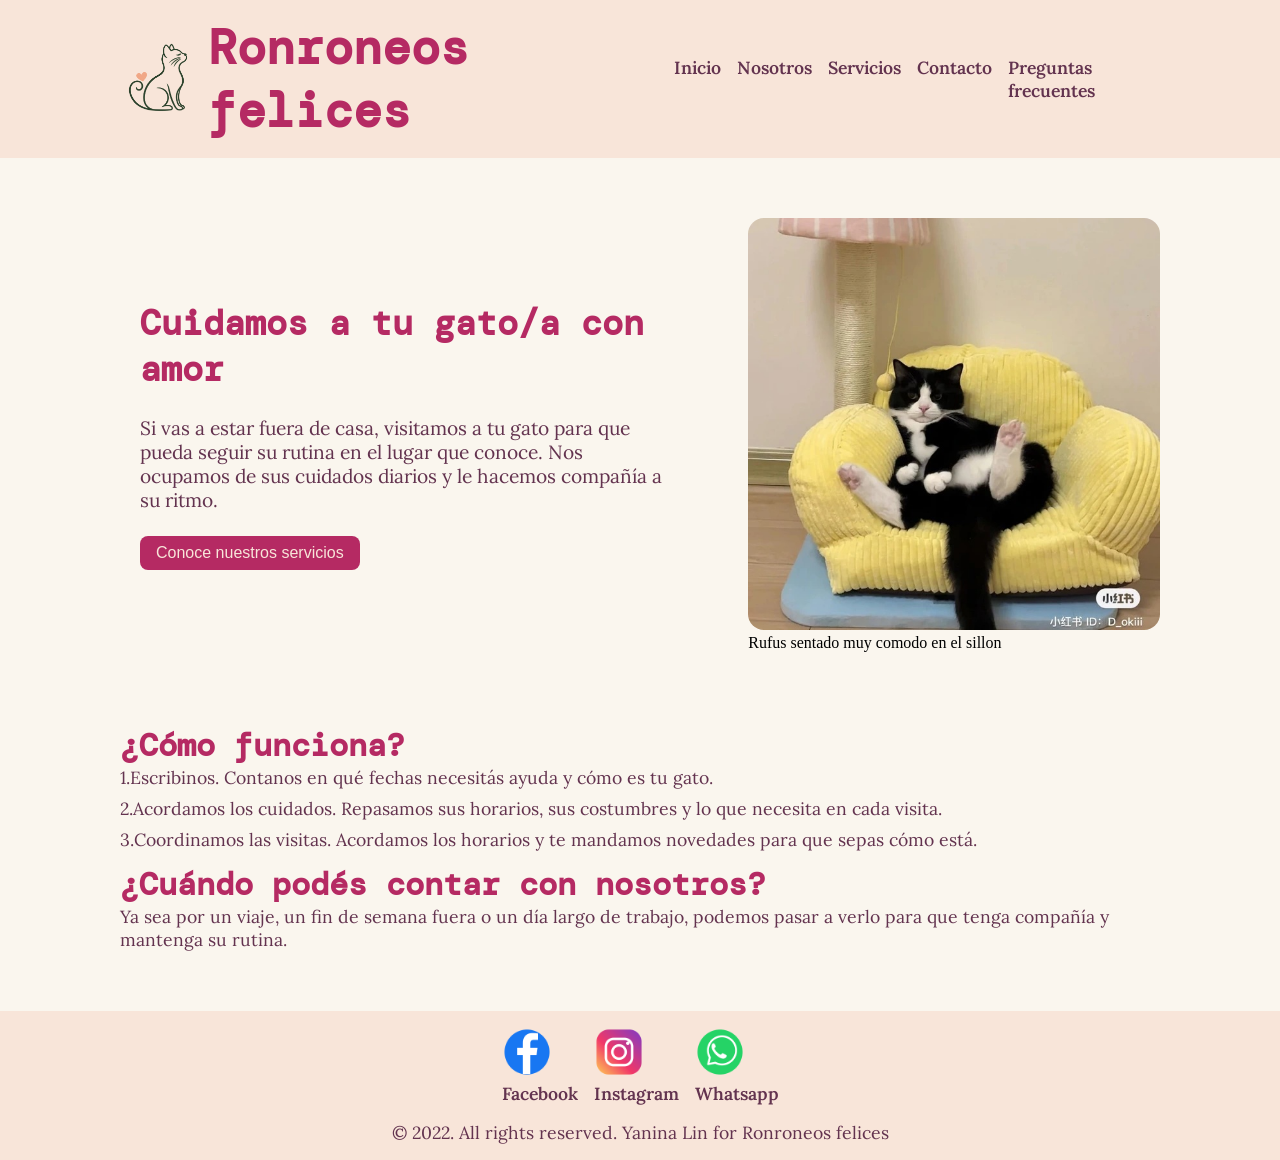
<file: index.html>
<!DOCTYPE html>
<html lang="es">

<head>
    <meta charset="UTF-8">
    <meta name="viewport" content="width=device-width, initial-scale=1.0">
    <title>Ronroneos felices - Nuestro Sitio Web</title>
    <link rel="stylesheet" href="./styles/styles.css">
</head>

<body>
    <header>
        <div class="logo-title">
            <figure>
                <img src="./img/logo-gatito.png" alt="logo de gato" class="logo">
            </figure>
            <h1>Ronroneos felices</h1>
        </div>
        <nav>
            <ul class="menu-list">
                <li>
                    <a href="./index.html">Inicio</a>
                </li>
                <li>
                    <a href="./pages/nosotros.html">Nosotros</a>
                </li>
                <li>
                    <a href="./pages/servicios.html">Servicios</a>
                </li>
                <li>
                    <a href="./pages/contacto.html">Contacto</a>
                </li>
                <li>
                    <a href="./pages/preguntasfrecuentes.html"> Preguntas frecuentes</a>
                </li>
            </ul>
        </nav>
    </header>
    <main>
        <section>
            <article class="main-content">
                <div class="info">
                    <h2> Cuidamos a tu gato/a con amor</h2>
                    <p class="info-text">Si vas a estar fuera de casa, visitamos a tu gato para que pueda seguir su
                        rutina en el lugar
                        que conoce. Nos ocupamos de sus cuidados diarios y le hacemos compañía a su ritmo.</p>
                    <button class=" main-button"> Conoce nuestros servicios</button>
                </div>
                <figure class="main-img-container">
                    <img src=".//img/gato-en-sillon.jpg" alt="Un gato semi sentado descansando en un sillon amarillo"
                        class="main-img" />
                    <figcaption> Rufus sentado muy comodo en el sillon</figcaption>
                </figure>
                <div class="content">
                    <h3 class="content-title">¿Cómo funciona?</h3>
                    <ul class="list-como-funciona">
                        <li>1.Escribinos. Contanos en qué fechas necesitás ayuda y cómo es tu gato.</li>
                        <li>2.Acordamos los cuidados. Repasamos sus horarios, sus costumbres y lo que necesita en cada
                            visita.</li>
                        <li>3.Coordinamos las visitas. Acordamos los horarios y te mandamos novedades para que sepas
                            cómo está.</li>
                    </ul>
                    <h3 class="content-title">¿Cuándo podés contar con nosotros?</h3>
                    <p>Ya sea por un viaje, un fin de semana fuera o un día largo de trabajo, podemos pasar a verlo para
                        que tenga compañía y mantenga su rutina.</p>
                </div>

            </article>

        </section>
    </main>
    <footer>

        <ul class="redes-list">
            <li>
                <a href="https://www.facebook.com/">
                    <figure>
                        <img src="./img/facebook.png" alt="logo de facebook" class="redes" />
                        <figcaption> Facebook</figcaption>
                    </figure>
                </a>
            </li>
            <li>
                <a href="https://www.instagram.com/">
                    <figure>
                        <img src="./img/instagram.png" alt="logo de instagram" class="redes" />
                        <figcaption> Instagram</figcaption>
                    </figure>
                </a>
            </li>
            <li>
                <a href="https://web.whatsapp.com/">
                    <figure>
                        <img src="./img/whatsapp.png" alt="logo de whatsapp" class="redes" />
                        <figcaption> Whatsapp</figcaption>
                    </figure>
                </a>
            </li>
        </ul>
        <p>© 2022. All rights reserved. Yanina Lin for Ronroneos felices</p>
    </footer>



</body>

</html>
</file>
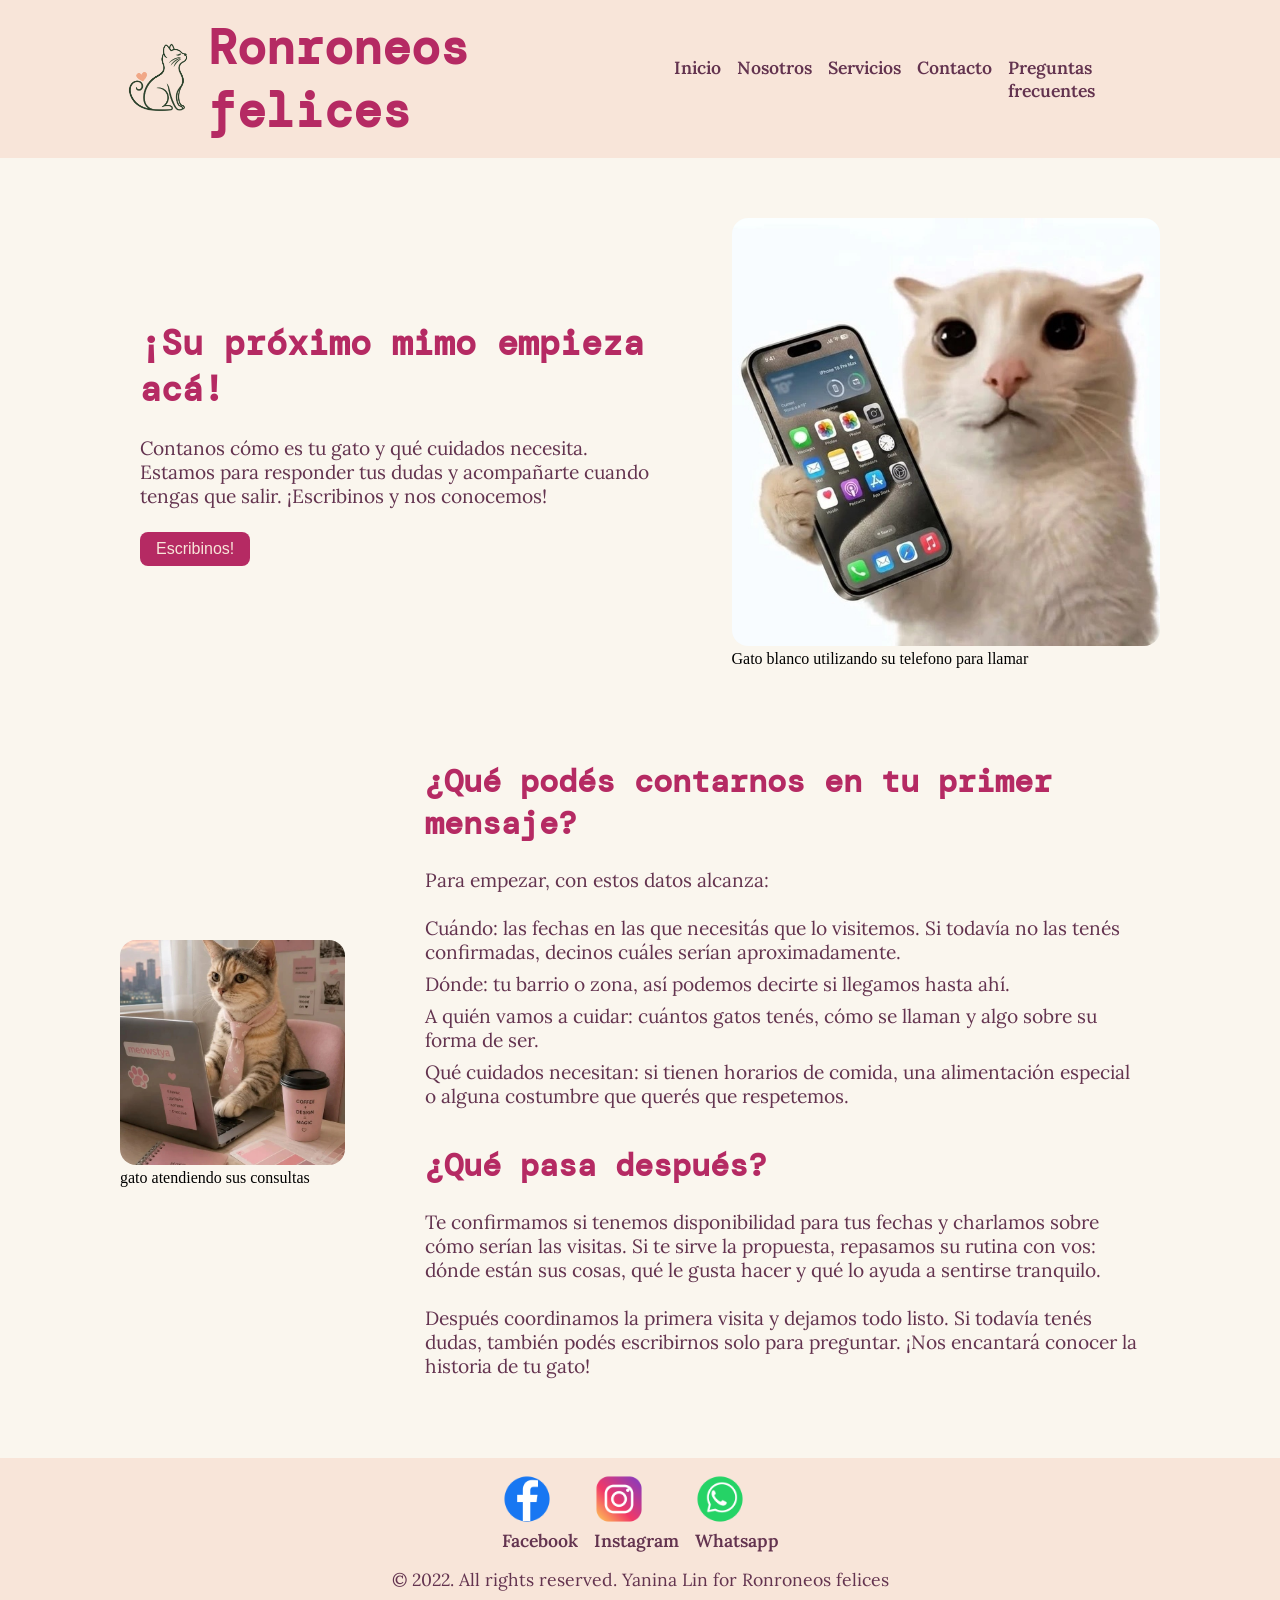
<file: pages/contacto.html>
<!DOCTYPE html>
<html lang="es">

<head>
    <meta charset="UTF-8">
    <meta name="viewport" content="width=device-width, initial-scale=1.0">
    <title>Contactanos | Ronroneos Felices </title>
    <link rel="stylesheet" href="../styles/styles.css">
</head>

<body>
    <header>
        <div class="logo-title">
            <figure>
                <img src="../img/logo-gatito.png"" alt=" logo de gato" class="logo">
            </figure>
            <h1>Ronroneos felices</h1>
        </div>
        <nav>
            <ul class="menu-list">
                <li>
                    <a href="../index.html">Inicio</a>
                </li>
                <li>
                    <a href="nosotros.html">Nosotros</a>
                </li>
                <li>
                    <a href="servicios.html">Servicios</a>
                </li>
                <li>
                    <a href="contacto.html">Contacto</a>
                </li>
                <li>
                    <a href="preguntasfrecuentes.html">Preguntas frecuentes</a>
                </li>
            </ul>
        </nav>
    </header>
    <main>
        <section>
            <article class="main-content">
                <div class="info">
                    <h2>¡Su próximo mimo empieza acá!</h2>
                    <p class="info-text">Contanos cómo es tu gato y qué cuidados necesita. Estamos para responder tus
                        dudas y
                        acompañarte
                        cuando
                        tengas que salir. ¡Escribinos y nos conocemos!</p>
                    <button class=" main-button"> Escribinos!</button>
                </div>
                <figure class="main-img-container">
                    <img src="../img/gato en llamada.jpg" alt="Gato blaco con un telefono " class="main-img" />
                    <figcaption> Gato blanco utilizando su telefono para llamar</figcaption>
                </figure>

                <div class="content reverse sec-content">
                    <div class="info">
                        <h3 class="content-title">¿Qué podés contarnos en tu primer mensaje?</h3>
                        <p class="info-text">Para empezar, con estos datos alcanza:</p>
                        <ul class="list-como-funciona">
                            <li class="info-text">Cuándo: las fechas en las que necesitás que lo visitemos. Si todavía
                                no
                                las tenés
                                confirmadas,
                                decinos cuáles serían aproximadamente. </li>
                            <li class="info-text">Dónde: tu barrio o zona, así podemos decirte si llegamos hasta ahí.
                            </li>
                            <li class="info-text">A quién vamos a cuidar: cuántos gatos tenés, cómo se llaman y algo
                                sobre
                                su forma de ser.
                            </li>
                            <li class="info-text">Qué cuidados necesitan: si tienen horarios de comida, una alimentación
                                especial o alguna
                                costumbre que querés que respetemos.</li>
                        </ul>
                        <h3 class="content-title">¿Qué pasa después?</h3>
                        <p class="info-text">Te confirmamos si tenemos disponibilidad para tus fechas y charlamos sobre
                            cómo
                            serían las
                            visitas.
                            Si te sirve la propuesta, repasamos su rutina con vos: dónde están sus cosas, qué le gusta
                            hacer
                            y
                            qué lo ayuda a sentirse tranquilo.</p>
                        <p class="info-text">Después coordinamos la primera visita y dejamos todo listo. Si todavía
                            tenés
                            dudas, también podés
                            escribirnos solo para preguntar. ¡Nos encantará conocer la historia de tu gato! </p>
                    </div>
                    <figure>
                        <img src="../img/gato atendiendo consulta.jpg" alt="Gato esperando sus consultas"
                            class="main-img" />
                        <figcaption> gato atendiendo sus consultas</figcaption>
                    </figure>
                </div>
            </article>
        </section>
    </main>
    <footer>
        <ul class="redes-list">
            <li>
                <a href="https://www.facebook.com/">
                    <figure>
                        <img src="../img/facebook.png" alt="logo de facebook" class="redes" />
                        <figcaption> Facebook</figcaption>
                    </figure>
                </a>
            </li>
            <li>
                <a href="https://www.instagram.com/">
                    <figure>
                        <img src="../img/instagram.png" alt="logo de instagram" class="redes" />
                        <figcaption> Instagram</figcaption>
                    </figure>
                </a>
            </li>
            <li>
                <a href="https://web.whatsapp.com/">
                    <figure>
                        <img src="../img/whatsapp.png" alt="logo de whatsapp" class="redes" />
                        <figcaption> Whatsapp</figcaption>
                    </figure>
                </a>
            </li>
        </ul>
        <p>© 2022. All rights reserved. Yanina Lin for Ronroneos felices</p>
    </footer>

</body>

</html>
</file>
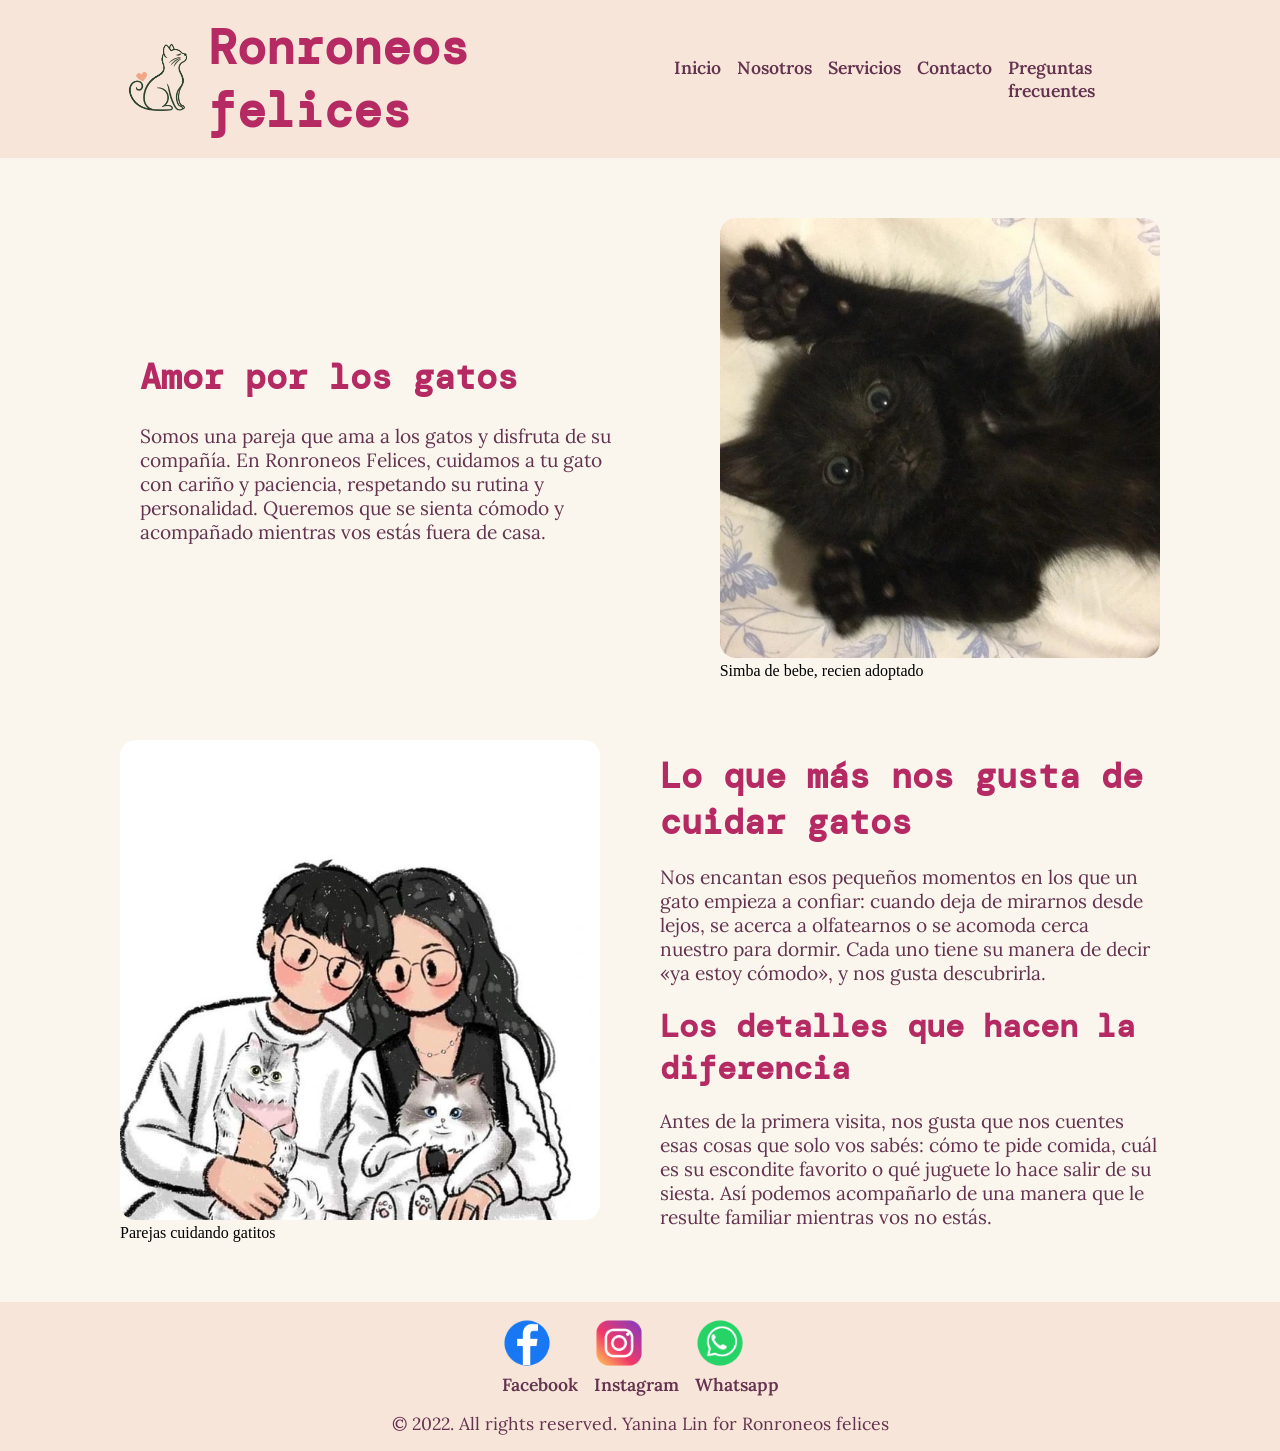
<file: pages/nosotros.html>
<!DOCTYPE html>
<html lang="es">

<head>
    <meta charset="UTF-8">
    <meta name="viewport" content="width=device-width, initial-scale=1.0">
    <title>Quiénes somos | Ronroneos Felices</title>
    <link rel="stylesheet" href="../styles/styles.css">
</head>


<body>
    <header>
        <div class="logo-title">
            <figure>
                <img src="../img/logo-gatito.png" alt="logo de gato" class="logo">
            </figure>
            <h1>Ronroneos felices</h1>
        </div>
        <nav>
            <ul class="menu-list">
                <li>
                    <a href="../index.html">Inicio</a>
                </li>
                <li>
                    <a href="nosotros.html">Nosotros</a>
                </li>
                <li>
                    <a href="servicios.html">Servicios</a>
                </li>
                <li>
                    <a href="contacto.html">Contacto</a>
                </li>
                <li>
                    <a href="preguntasfrecuentes.html">Preguntas frecuentes</a>
                </li>
            </ul>
        </nav>
    </header>
    <main>
        <section>
            <article class="main-content">
                <div class="info">
                    <h2>Amor por los gatos</h2>
                    <p class="info-text"> Somos una pareja que ama a los gatos y disfruta de su compañía. En
                        Ronroneos Felices,
                        cuidamos a
                        tu
                        gato con
                        cariño y paciencia, respetando su rutina y personalidad. Queremos que se sienta cómodo y
                        acompañado
                        mientras
                        vos estás fuera de casa.</p>
                </div>
                <figure class="main-img-container">
                    <img src="../img/gato-negro.jpg" alt="Gato negro bebe de panza arriba" class="main-img" />
                    <figcaption> Simba de bebe, recien adoptado</figcaption>
                </figure>

                <div class="sec-content content">
                    <figure>
                        <img src="../img/pareja cuidando gatos.jpg " alt="parejas cuidando gato" class="imgpareja" />
                        <figcaption> Parejas cuidando gatitos</figcaption>
                    </figure>
                    <div class="parejatexto">
                        <h2>Lo que más nos gusta de cuidar gatos</h2>
                        <p class="info-text">Nos encantan esos pequeños momentos en los que un gato empieza a confiar:
                            cuando deja de
                            mirarnos
                            desde lejos, se acerca a olfatearnos o se acomoda cerca nuestro para dormir. Cada uno tiene
                            su
                            manera de decir «ya estoy cómodo», y nos gusta descubrirla.</p>
                        <h3>Los detalles que hacen la diferencia</h3>
                        <p class="info-text">Antes de la primera visita, nos gusta que nos cuentes esas cosas que solo
                            vos sabés: cómo te
                            pide
                            comida, cuál es su escondite favorito o qué juguete lo hace salir de su siesta. Así podemos
                            acompañarlo de una manera que le resulte familiar mientras vos no estás.</p>
                    </div>
                </div>
            </article>
        </section>
    </main>
    <footer>
        <ul class="redes-list">
            <li>
                <a href="https://www.facebook.com/">
                    <figure>
                        <img src="../img/facebook.png" alt="logo de facebook" class="redes" />
                        <figcaption> Facebook</figcaption>
                    </figure>
                </a>
            </li>
            <li>
                <a href="https://www.instagram.com/">
                    <figure>
                        <img src="../img/instagram.png" alt="logo de instagram" class="redes" />
                        <figcaption> Instagram</figcaption>
                    </figure>
                </a>
            </li>
            <li>
                <a href="https://web.whatsapp.com/">
                    <figure>
                        <img src="../img/whatsapp.png" alt="logo de whatsapp" class="redes" />
                        <figcaption> Whatsapp</figcaption>
                    </figure>
                </a>
            </li>
        </ul>
        <p>© 2022. All rights reserved. Yanina Lin for Ronroneos felices</p>
    </footer>



</body>

</html>
</file>
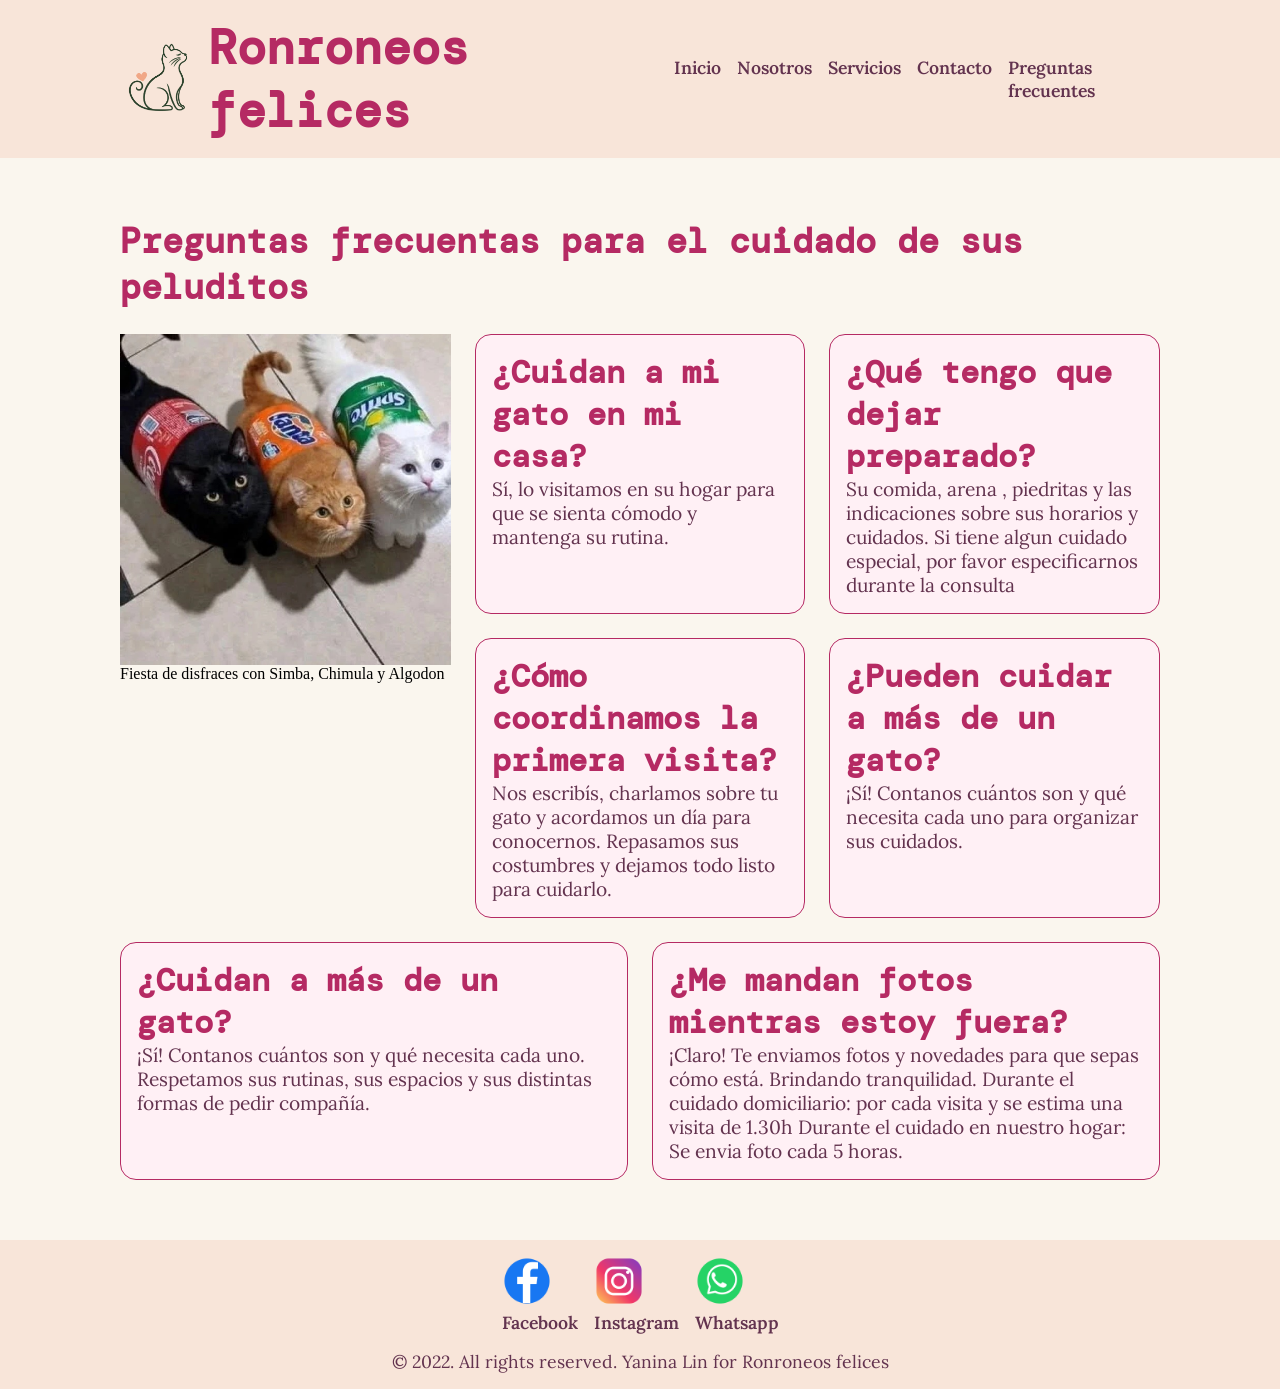
<file: pages/preguntasfrecuentes.html>
<!DOCTYPE html>
<html lang="es">

<head>
    <meta charset="UTF-8">
    <meta name="viewport" content="width=device-width, initial-scale=1.0">
    <title>Preguntas frecuentes | Ronroneos Felices</title>
    <link rel="stylesheet" href="../styles/styles.css">
</head>

<body>
    <header>
        <div class="logo-title">
            <figure>
                <img src="../img/logo-gatito.png" alt="logo de gato" class="logo">
            </figure>
            <h1>Ronroneos felices</h1>
        </div>
        <nav>
            <ul class="menu-list">
                <li>
                    <a href="../index.html">Inicio</a>
                </li>
                <li>
                    <a href="nosotros.html">Nosotros</a>
                </li>
                <li>
                    <a href="servicios.html">Servicios</a>
                </li>
                <li>
                    <a href="contacto.html">Contacto</a>
                </li>
                <li>
                    <a href="preguntasfrecuentes.html">Preguntas frecuentes</a>
                </li>
            </ul>
        </nav>
    </header>
    <main>
        <section>
            <article class="preguntas-content">
                <h2 class="preguntas-title"> Preguntas frecuentas para el cuidado de sus peluditos</h2>
                <figure class="preguntas-img">
                    <img src="../img/preguntas frecuentes .jpg"
                        alt=" Tres gatos de diferentes color, uno de coca cola, otro de fanta y sprite"
                        class="foto-preguntas" />
                    <figcaption> Fiesta de disfraces con Simba, Chimula y Algodon</figcaption>
                </figure>
                <div class="preguntas-card card-1">
                    <h3>¿Cuidan a mi gato en mi casa?</h3>
                    <p class="info-text"> Sí, lo visitamos en su hogar para que se sienta cómodo y mantenga su rutina.
                    </p>
                </div>
                <div class="preguntas-card card-2">
                    <h3>¿Qué tengo que dejar preparado?</h3>
                    <p class="info-text">Su comida, arena , piedritas y las indicaciones sobre sus horarios y cuidados.
                        Si tiene algun
                        cuidado
                        especial, por favor especificarnos durante la consulta</p>
                </div>
                <div class="preguntas-card card-6">

                    <h3>¿Me mandan fotos mientras estoy fuera?</h3>
                    <p class="info-text"> ¡Claro! Te enviamos fotos y novedades para que sepas cómo está. Brindando
                        tranquilidad.
                        Durante el cuidado domiciliario: por cada visita y se estima una visita de 1.30h
                        Durante el cuidado en nuestro hogar: Se envia foto cada 5 horas.
                    </p>
                </div>
                <div class="preguntas-card card-4">
                    <h3>¿Pueden cuidar a más de un gato?</h3>
                    <p class="info-text"> ¡Sí! Contanos cuántos son y qué necesita cada uno para organizar sus cuidados.
                    </p>
                </div>
                <div class="preguntas-card card-5">
                    <h3>¿Cuidan a más de un gato?</h3>
                    <p class="info-text"> ¡Sí! Contanos cuántos son y qué necesita cada uno. Respetamos sus rutinas, sus
                        espacios y sus distintas formas de pedir compañía.
                    </p>
                </div>
                <div class="preguntas-card card-3">
                    <h3>¿Cómo coordinamos la primera visita?</h3>
                    <p class="info-text"> Nos escribís, charlamos sobre tu gato y acordamos un día para conocernos.
                        Repasamos sus costumbres y dejamos todo listo para cuidarlo.
                    </p>
                </div>
            </article>
        </section>

    </main>
    <footer>
        <ul class="redes-list">
            <li>
                <a href="https://www.facebook.com/">
                    <figure>
                        <img src="../img/facebook.png" alt="logo de facebook" class="redes" />
                        <figcaption> Facebook</figcaption>
                    </figure>
                </a>
            </li>
            <li>
                <a href="https://www.instagram.com/">
                    <figure>
                        <img src="../img/instagram.png" alt="logo de instagram" class="redes" />
                        <figcaption> Instagram</figcaption>
                    </figure>
                </a>
            </li>
            <li>
                <a href="https://web.whatsapp.com/">
                    <figure>
                        <img src="../img/whatsapp.png" alt="logo de whatsapp" class="redes" />
                        <figcaption> Whatsapp</figcaption>
                    </figure>
                </a>
            </li>
        </ul>
        <p>© 2022. All rights reserved. Yanina Lin for Ronroneos felices</p>
    </footer>
</body>

</html>
</file>
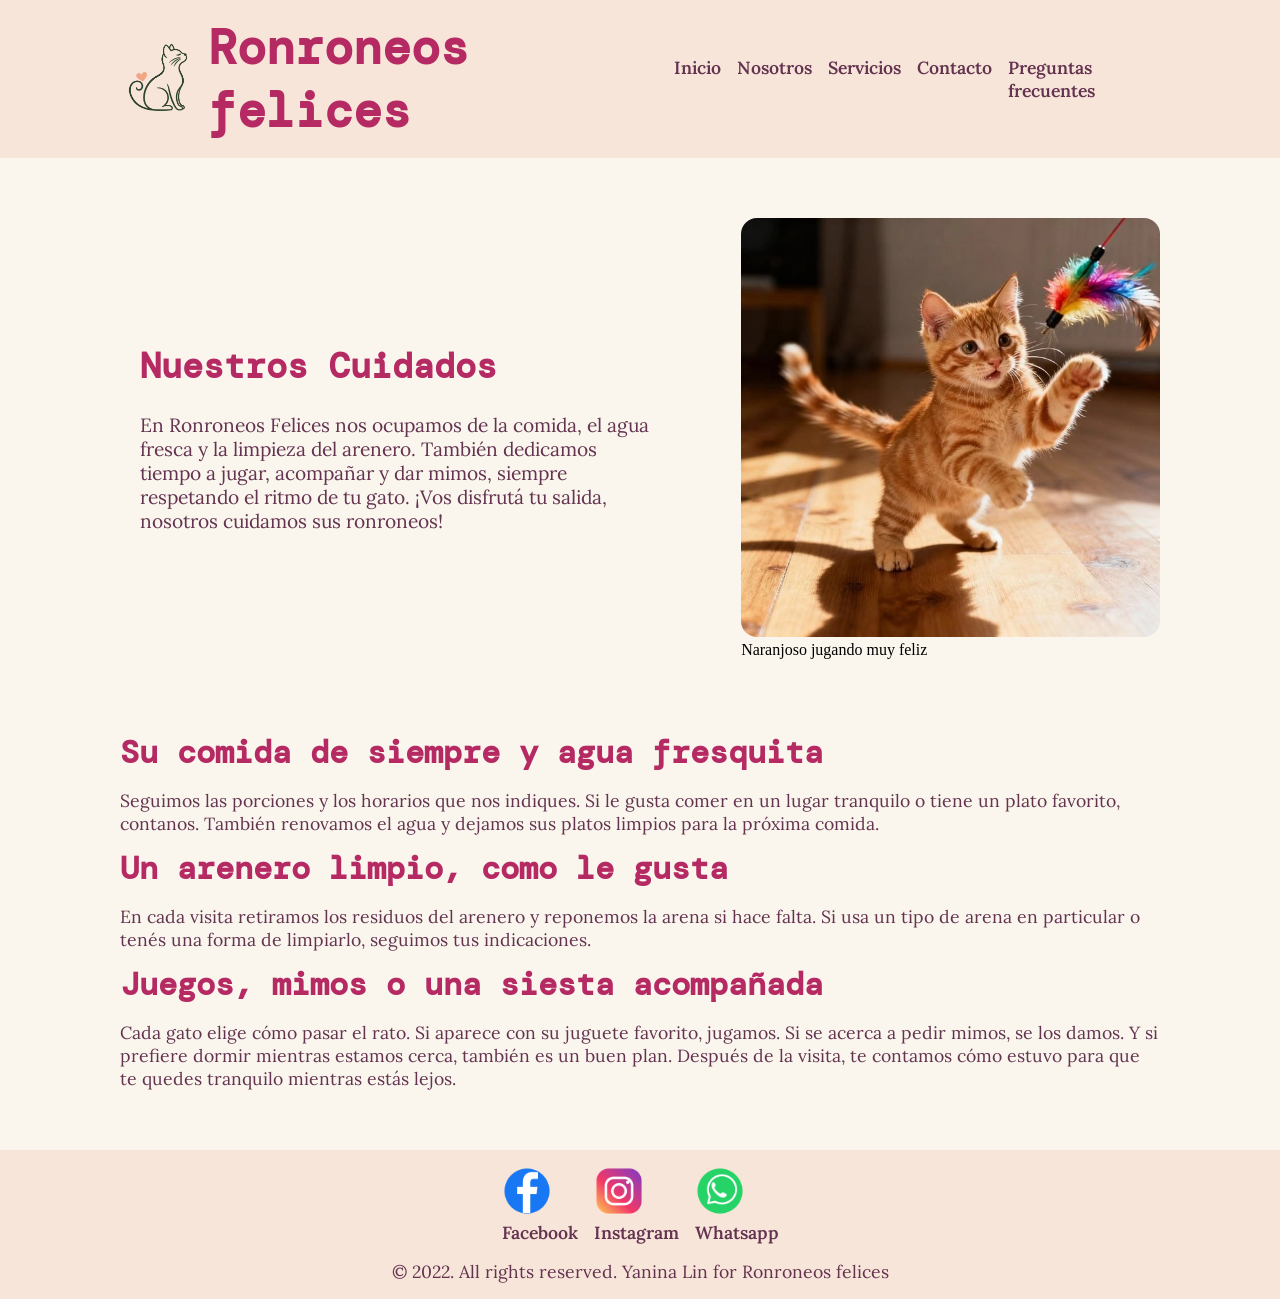
<file: pages/servicios.html>
<!DOCTYPE html>
<html lang="es">

<head>
    <meta charset="UTF-8">
    <meta name="viewport" content="width=device-width, initial-scale=1.0">
    <title>Nuestros cuidados | Ronroneos Felices</title>
    <link rel="stylesheet" href="../styles/styles.css">
</head>


<body>
    <header>
        <div class="logo-title">
            <figure>
                <img src="../img/logo-gatito.png" alt="logo de gato" class="logo">
            </figure>
            <h1>Ronroneos felices</h1>
        </div>
        <nav>
            <ul class="menu-list">
                <li>
                    <a href="../index.html">Inicio</a>
                </li>
                <li>
                    <a href="nosotros.html">Nosotros</a>
                </li>
                <li>
                    <a href="servicios.html">Servicios</a>
                </li>
                <li>
                    <a href="contacto.html">Contacto</a>
                </li>
                <li>
                    <a href="preguntasfrecuentes.html">Preguntas frecuentes</a>
                </li>
            </ul>
        </nav>
    </header>
    <main>
        <section>
            <article class="main-content">
                <div class="info">
                    <h2>Nuestros Cuidados</h2>
                    <p class="info-text"> En Ronroneos Felices nos ocupamos de la comida, el agua fresca y la limpieza
                        del arenero.
                        También
                        dedicamos
                        tiempo a jugar, acompañar y dar mimos, siempre respetando el ritmo de tu gato. ¡Vos disfrutá
                        tu
                        salida,
                        nosotros cuidamos sus ronroneos!</p>
                </div>
                <figure class="main-img-container">
                    <img src="../img/gato jugando.jpg" alt="Gato naranja jugando con un juguete de plumas de colores"
                        class="main-img" />
                    <figcaption> Naranjoso jugando muy feliz </figcaption>
                </figure>


                <ul class="content">
                    <li class="list-servicios">
                        <h3 class="content-title">Su comida de siempre y agua fresquita</h3>
                        <p>Seguimos las porciones y los horarios que nos indiques. Si le gusta comer en un lugar
                            tranquilo o tiene un plato favorito, contanos. También renovamos el agua y dejamos sus
                            platos limpios para la próxima comida.</p>
                    </li>
                    <li class="list-servicios">
                        <h3 class="content-title">Un arenero limpio, como le gusta</h3>
                        <p>En cada visita retiramos los residuos del arenero y reponemos la arena si hace falta. Si usa
                            un tipo de arena en particular o tenés una forma de limpiarlo, seguimos tus indicaciones.
                        </p>
                    </li>
                    <li class="list-servicios">
                        <h3 class="content-title">Juegos, mimos o una siesta acompañada</h3>
                        <p>Cada gato elige cómo pasar el rato. Si aparece con su juguete favorito, jugamos. Si se acerca
                            a pedir mimos, se los damos. Y si prefiere dormir mientras estamos cerca, también es un buen
                            plan. Después de la visita, te contamos cómo estuvo para que te quedes tranquilo mientras
                            estás lejos.</p>
                    </li>
                </ul>
            </article>
        </section>
    </main>
    <footer>
        <ul class="redes-list">
            <li>
                <a href="https://www.facebook.com/">
                    <figure>
                        <img src="../img/facebook.png" alt="logo de facebook" class="redes" />
                        <figcaption> Facebook</figcaption>
                    </figure>
                </a>
            </li>
            <li>
                <a href="https://www.instagram.com/">
                    <figure>
                        <img src="../img/instagram.png" alt="logo de instagram" class="redes" />
                        <figcaption> Instagram</figcaption>
                    </figure>
                </a>
            </li>
            <li>
                <a href="https://web.whatsapp.com/">
                    <figure>
                        <img src="../img/whatsapp.png" alt="logo de whatsapp" class="redes" />
                        <figcaption> Whatsapp</figcaption>
                    </figure>
                </a>
            </li>
        </ul>
        <p>© 2022. All rights reserved. Yanina Lin for Ronroneos felices</p>
    </footer>
</body>

</html>
</file>
<file: styles/styles.css>
/* Estilo de fuente */
@import url('https://fonts.googleapis.com/css2?family=DM+Mono:ital,wght@0,300;0,400;0,500;1,300;1,400;1,500&family=Lora:ital,wght@0,400..700;1,400..700&display=swap');

/* configuracion global */
* {
    margin: 0;
    padding: 0;
    box-sizing: border-box;

}

/* Color del fondo-letras-titulos*/
body {
    background-color: #faf6eE;
}

a {
    color: #63334F;
    text-decoration: none;
}

/* tamaño del logo*/
.logo {
    width: 80px;
    height: auto;
    margin: 0;
}

/* titulos */
h1,
h2,
h3 {
    font-family: 'DM Mono', monospace;
    color: #B52A63;
}

h1 {
    font-size: 3rem;
    font-weight: 700;
}

h2 {
    font-size: 2.2rem;
}

h3 {
    font-size: 2rem;
}

/* textos */
p,
li,
a {
    font-family: 'Lora', serif;
    color: #63334F;
    font-size: 1.1rem;
}

/* Mobile */
@media (max-width: 743px) {

    h1 {
        font-size: 1.5rem;
    }

    h2 {
        font-size: 1.3rem;
    }

    h3 {
        font-size: 1.2rem;
    }

    /* textos */
    p,
    li,
    a {
        font-size: 1rem;
    }
}

/* Tablet */
@media (min-width: 743px) and (max-width: 1023px) {

    h1 {
        font-size: 1.5rem;
        font-weight: 700;
    }

    h2 {
        font-size: 2.2rem;
    }

    h3 {
        font-size: 2rem;
    }

    /* textos */
    p,
    li,
    a {
        font-size: 1.2rem;
    }
}

/* quitar lista */
ul {
    list-style: none;
}

/* header */
/* Menu alineado verticalmente */
header {
    background-color: #F8E5D9;
    display: flex;
    justify-content: space-between;
    align-items: center;
    padding: 16px 120px;
}

/* Mobile */
@media (max-width: 743px) {

    header {
        padding: 20px;
        flex-direction: column;
        gap: 20px;

    }

    .menu-list {
        flex-direction: column;
        align-items: center;
        gap: 12px;
    }
}


/* Tablet */
@media (min-width: 743px) and (max-width: 1023px) {

    header {
        padding: 16px 16px;
        font-size: 1.5rem;
    }

}

/* titulo y logo juntos */
.logo-title {
    display: flex;
    align-items: center;
    gap: 8px;
}

/* espacio entre los menu */
.menu-list {
    display: flex;
    gap: 16px;

}

.menu-list a {
    display: inline-block;
    font-weight: 600;
}

/* Main inicio*/
.main-button {
    background-color: #B52A63;
    color: #F8E5D9;
    border: none;
    padding: 8px 16px;
    border-radius: 8px;
    width: fit-content;
    font-size: 1rem;
}

/* Ordeno contenido del main*/
.main-content {
    display: grid;
    grid-template-areas: "info img"
        "content content";
    padding: 60px 120px;
    gap: 60px;
    justify-content: space-between;
    align-items: center;
}

.info-text {
    font-size: 1.2rem;
    line-height: 1.5rem;

}


/* Mobile */
@media (max-width: 743px) {

    .main-content {
        padding: 16px 24px;
        grid-template-areas: "info"
            "img"
            "content";
    }

    .info-text {
        font-size: 1rem;
        line-height: 1.2rem;
    }
}

/* Tablet */
@media (min-width: 743px) and (max-width: 1023px) {

    .main-content {
        padding: 16px 24px;
        grid-template-areas: "info"
            "img"
            "content";
    }

}


.content-title {
    margin-top: 12px;
}

.info {
    padding: 20px;
    display: flex;
    flex-direction: column;
    gap: 24px;
    grid-area: info;
}

.content {
    grid-area: content;
}



/* Como funciona */
.list-como-funciona {
    display: flex;
    flex-direction: column;
    gap: 8px;
}


/* imagen de rufus */
.main-img {
    width: 100%;
    height: auto;
    box-sizing: border-box;
    border-radius: 16px;
}

.main-img-container {
    grid-area: img;
}


/* main nosotros */

.sec-content {
    display: flex;
    justify-content: space-between;

    gap: 60px;
    align-items: center;
}

.imgpareja {
    width: 480px;
    height: auto;
    box-sizing: border-box;
    border-radius: 16px;

}

.parejatexto {
    display: flex;
    flex-direction: column;
    gap: 20px;
}

/* main de contacto */
.list-servicios {
    display: flex;
    flex-direction: column;
    gap: 16px;
}

/* PREGUNTAS FRECUENTES */

.preguntas-content {
    display: grid;
    gap: 24px;
    grid-template-columns: repeat(6, 1fr);
    padding: 60px 120px;
    grid-template-areas:
        "title title title title title title"
        "img   img   card1 card1 card2 card2"
        "img   img   card3 card3 card4 card4"
        "card5 card5 card5 card6 card6 card6";

}

.card-1 {
    grid-area: card1;
}

.card-2 {
    grid-area: card2;
}

.card-3 {
    grid-area: card3;
}

.card-4 {
    grid-area: card4;
}

.card-5 {
    grid-area: card5;
}

.card-6 {
    grid-area: card6;
}

.preguntas-title {
    grid-area: title;
}

.preguntas-img {
    grid-area: img;
}

.foto-preguntas {
    display: block;
    width: 100%;
    height: auto;
}

.preguntas-card {
    border: 1px solid #B52A63;
    padding: 16px;
    border-radius: 16px;
    background-color: #FFF0F5;
}

@media (max-width: 743px) {
    .preguntas-content {
        padding: 16px 16px;
        grid-template-columns: repeat(1, 1fr);
        grid-template-areas:
            "title "
            "img "
            "card1"
            "card2"
            "card3"
            "card4"
            "card5"
            "card6";
    }
}

/* Tablet */
@media (min-width: 743px) and (max-width: 1023px) {

    .preguntas-content {
        padding: 16px 16px;
        grid-template-columns: repeat(1, 1fr);
        grid-template-areas:
            "title "
            "img "
            "card1"
            "card2"
            "card3"
            "card4"
            "card5"
            "card6";
    }
}


/* main servicios */
.reverse {
    flex-direction: row-reverse;
}

/* footer */
.redes {
    width: 50px;
    height: auto;
}

.redes-list {
    display: flex;
    gap: 16px;
}

.redes-list a {
    font-weight: 600;

}

footer {
    display: flex;
    background-color: #F8E5D9;
    flex-direction: column;
    align-items: center;
    gap: 16px;
    padding: 16px;
}
</file>
